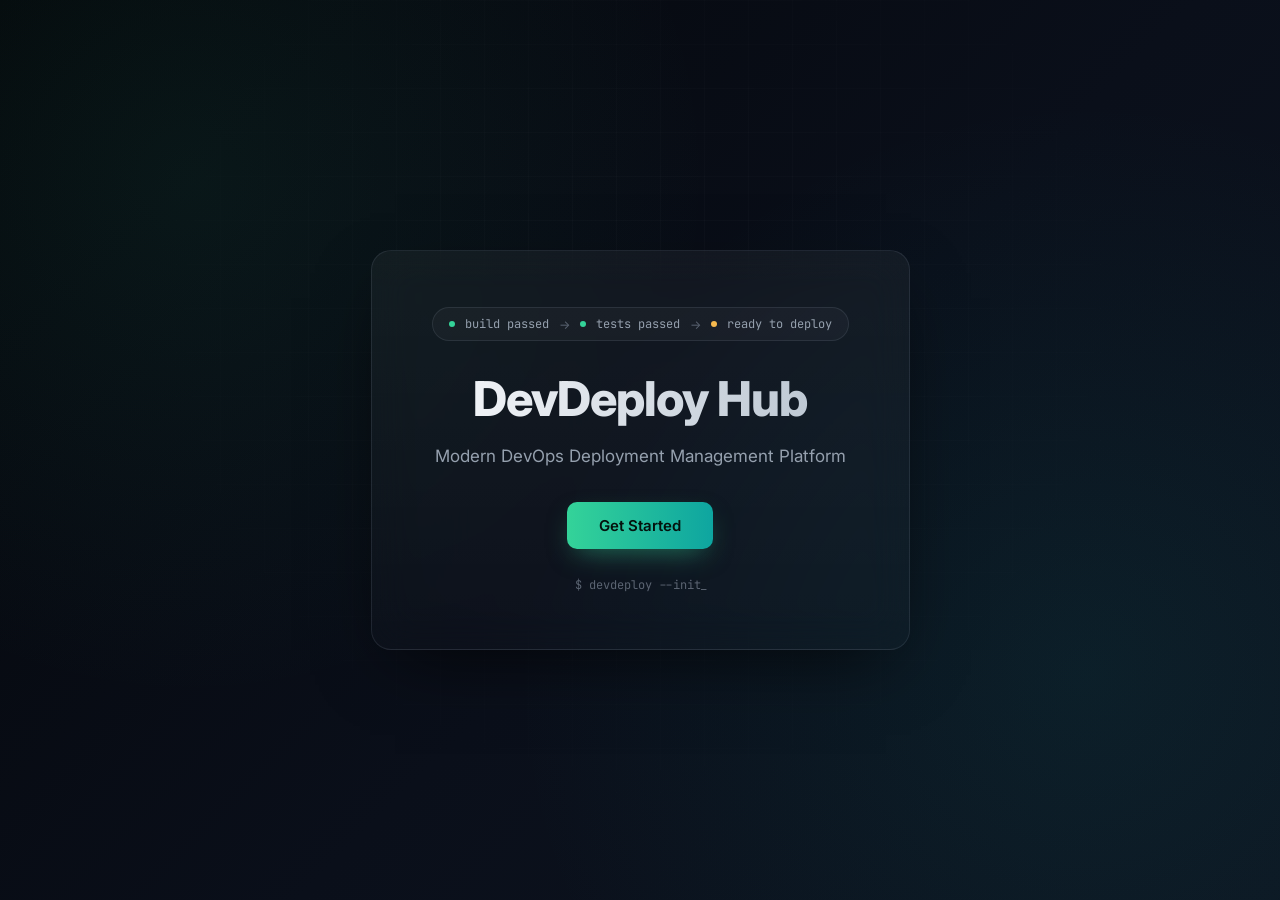
<file: frontend/index.html>
<!DOCTYPE html>
<html lang="en">

<head>

<meta charset="UTF-8">
<meta name="viewport" content="width=device-width, initial-scale=1.0">

<title>DevDeploy Hub</title>

<link rel="preconnect" href="https://fonts.googleapis.com">
<link rel="preconnect" href="https://fonts.gstatic.com" crossorigin>
<link rel="stylesheet" href="assets/css/style.css">

</head>


<body>

<div class="container">

    <div class="hero">

        <div class="status-strip">
            <span class="dot"></span> build passed
            <span class="divider">→</span>
            <span class="dot"></span> tests passed
            <span class="divider">→</span>
            <span class="dot amber"></span> ready to deploy
        </div>

        <h1>
            DevDeploy Hub
        </h1>

        <p>
            Modern DevOps Deployment Management Platform
        </p>


        <a href="pages/login.html">
            <button>
                Get Started
            </button>
        </a>

        <div class="meta">$ devdeploy --init<span class="cursor">_</span></div>

    </div>

</div>


</body>

</html>
</file>
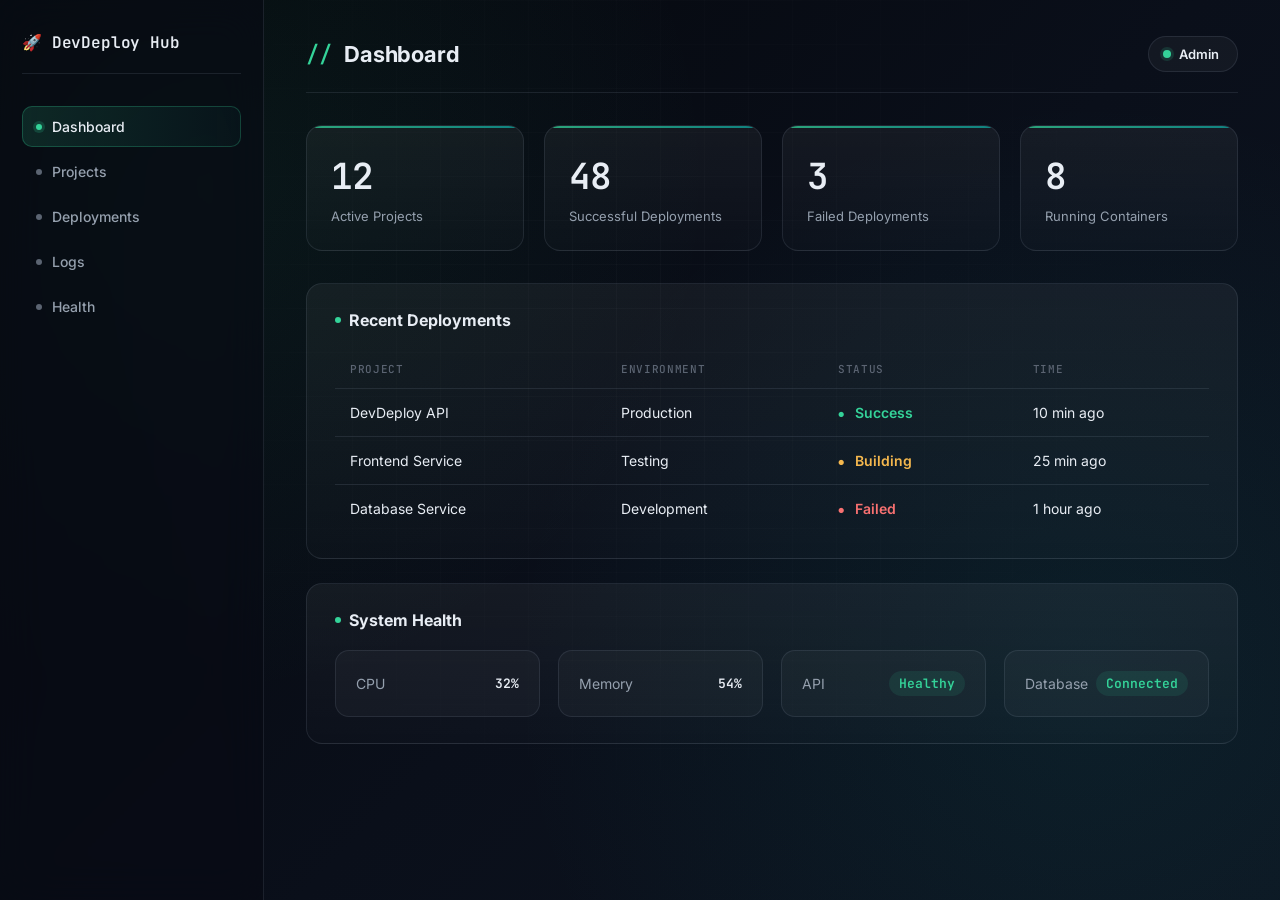
<file: frontend/pages/dashboard.html>
<!DOCTYPE html>
<html lang="en">

<head>

<meta charset="UTF-8">
<meta name="viewport" content="width=device-width, initial-scale=1.0">

<title>Dashboard | DevDeploy Hub</title>

<link rel="stylesheet" href="../assets/css/style.css">
<link rel="stylesheet" href="../assets/css/dashboard.css">
<link rel="stylesheet" href="../assets/css/sidebar.css">
<link rel="stylesheet" href="../assets/css/responsive.css">

</head>


<body>


<div class="layout">


<!-- Sidebar -->

<aside class="sidebar">


<div class="logo">

🚀 DevDeploy Hub

</div>


<nav>

<a class="active" href="dashboard.html">
Dashboard
</a>


<a href="projects.html">
Projects
</a>


<a href="deployments.html">
Deployments
</a>


<a href="logs.html">
Logs
</a>


<a href="health.html">
Health
</a>


</nav>


</aside>



<!-- Main Content -->


<main class="content">


<header class="topbar">


<h2>
Dashboard
</h2>


<div class="profile">

Admin

</div>


</header>



<section class="cards">


<div class="card">

<h3>
12
</h3>

<p>
Active Projects
</p>

</div>



<div class="card">

<h3>
48
</h3>

<p>
Successful Deployments
</p>

</div>



<div class="card">

<h3>
3
</h3>

<p>
Failed Deployments
</p>

</div>



<div class="card">

<h3>
8
</h3>

<p>
Running Containers
</p>

</div>


</section>





<section class="panel">


<h2>
Recent Deployments
</h2>



<table>


<tr>

<th>
Project
</th>

<th>
Environment
</th>

<th>
Status
</th>

<th>
Time
</th>


</tr>



<tr>

<td>
DevDeploy API
</td>

<td>
Production
</td>

<td class="success">
Success
</td>

<td>
10 min ago
</td>

</tr>




<tr>

<td>
Frontend Service
</td>

<td>
Testing
</td>

<td class="warning">
Building
</td>

<td>
25 min ago
</td>

</tr>




<tr>

<td>
Database Service
</td>

<td>
Development
</td>

<td class="danger">
Failed
</td>

<td>
1 hour ago
</td>

</tr>


</table>


</section>





<section class="panel">


<h2>
System Health
</h2>



<div class="health">


<div>

CPU

<span>
32%
</span>

</div>


<div>

Memory

<span>
54%
</span>

</div>


<div>

API

<span class="success">
Healthy
</span>

</div>


<div>

Database

<span class="success">
Connected
</span>

</div>


</div>


</section>



</main>


</div>


</body>


</html>
</file>
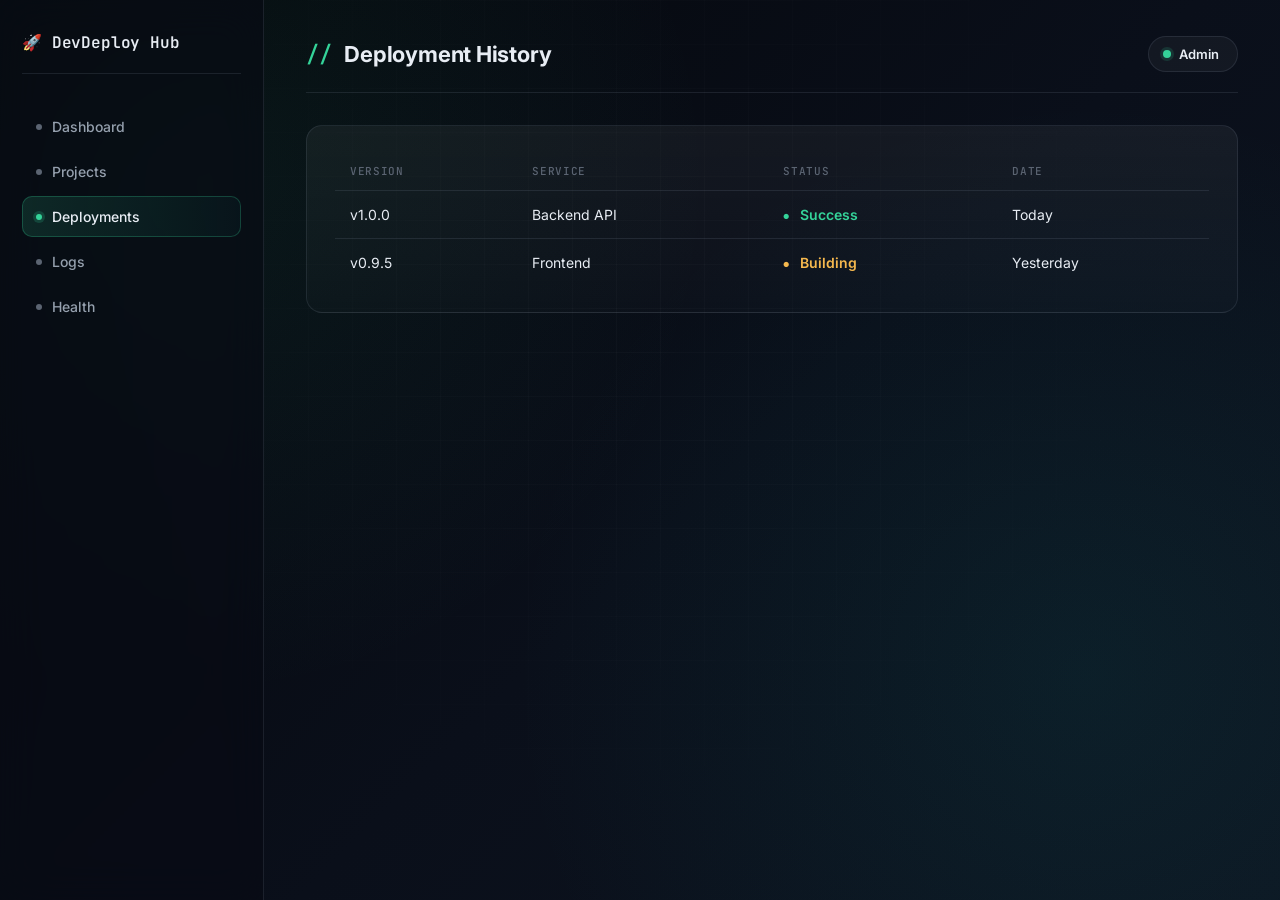
<file: frontend/pages/deployments.html>
<!DOCTYPE html>
<html>

<head>

<title>Deployments</title>

<link rel="stylesheet" href="../assets/css/style.css">
<link rel="stylesheet" href="../assets/css/dashboard.css">
<link rel="stylesheet" href="../assets/css/sidebar.css">

<link rel="stylesheet" href="../assets/css/responsive.css">

</head>


<body>


<div class="layout">


<aside class="sidebar">

<div class="logo">
🚀 DevDeploy Hub
</div>


<nav>

<a href="dashboard.html">Dashboard</a>

<a href="projects.html">Projects</a>

<a class="active" href="deployments.html">
Deployments
</a>
<a href="logs.html">Logs</a>

<a href="health.html">Health</a>


</nav>


</aside>




<main class="content">


<header class="topbar">

<h2>
Deployment History
</h2>


<div class="profile">
Admin
</div>


</header>



<section class="panel">


<table>


<tr>

<th>
Version
</th>

<th>
Service
</th>

<th>
Status
</th>

<th>
Date
</th>


</tr>



<tr>

<td>
v1.0.0
</td>

<td>
Backend API
</td>

<td class="success">
Success
</td>

<td>
Today
</td>


</tr>



<tr>

<td>
v0.9.5
</td>

<td>
Frontend
</td>

<td class="warning">
Building
</td>

<td>
Yesterday
</td>


</tr>



</table>


</section>


</main>


</div>


</body>

</html>
</file>
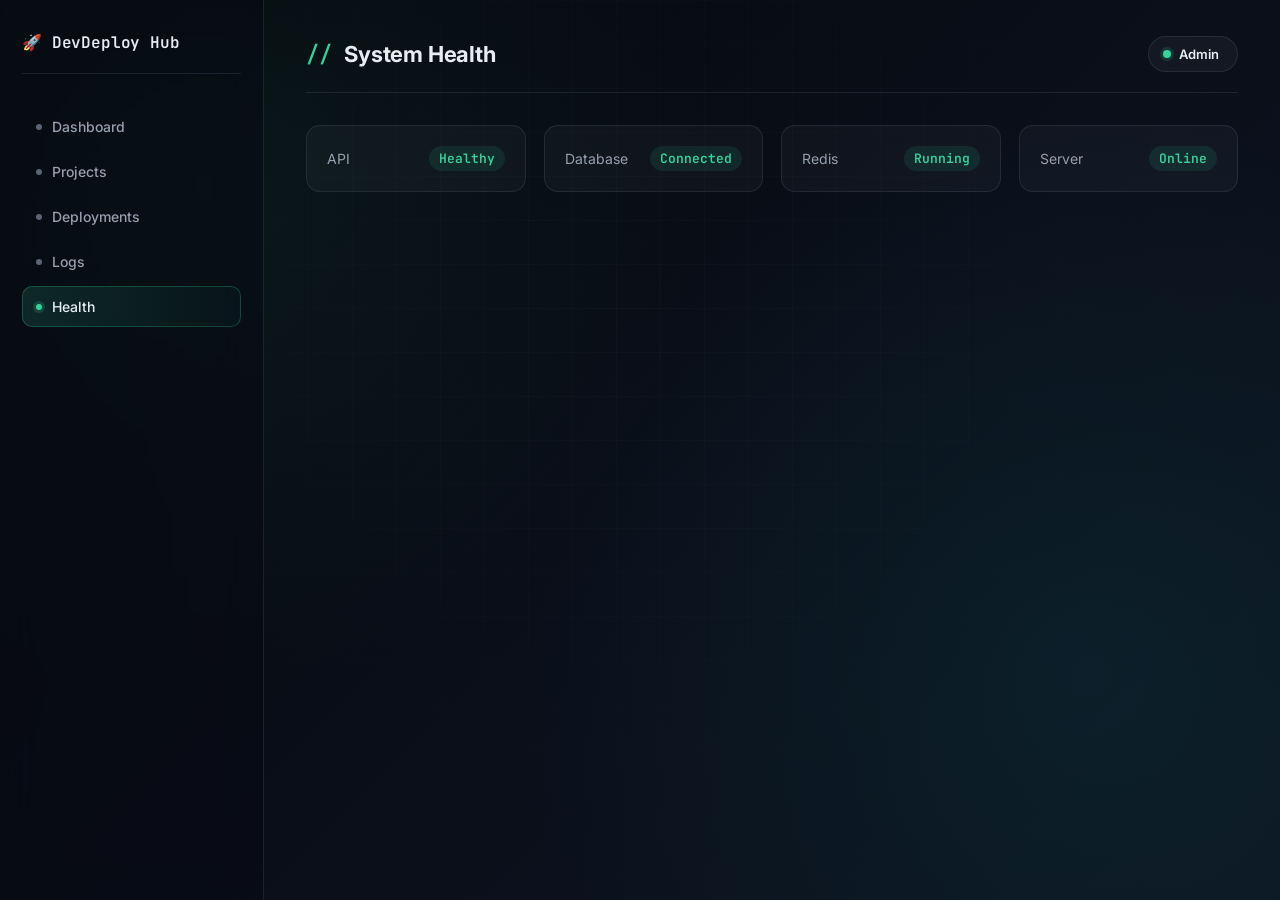
<file: frontend/pages/health.html>
<!DOCTYPE html>

<html>

<head>

<title>Health</title>

<link rel="stylesheet" href="../assets/css/style.css">
<link rel="stylesheet" href="../assets/css/dashboard.css">
<link rel="stylesheet" href="../assets/css/sidebar.css">

<link rel="stylesheet" href="../assets/css/responsive.css">

</head>


<body>


<div class="layout">


<aside class="sidebar">


<div class="logo">
🚀 DevDeploy Hub
</div>


<nav>

<a href="dashboard.html">Dashboard</a>
<a href="projects.html">Projects</a>
<a href="deployments.html">Deployments</a>
<a href="logs.html">Logs</a>
<a class="active" href="health.html">
Health
</a>

</nav>


</aside>




<main class="content">


<header class="topbar">

<h2>
System Health
</h2>

<div class="profile">
Admin
</div>


</header>



<section class="health">


<div>

API

<span class="success">
Healthy
</span>


</div>


<div>

Database

<span class="success">
Connected
</span>


</div>



<div>

Redis

<span class="success">
Running
</span>


</div>



<div>

Server

<span class="success">
Online
</span>


</div>


</section>



</main>


</div>


</body>

</html>
</file>
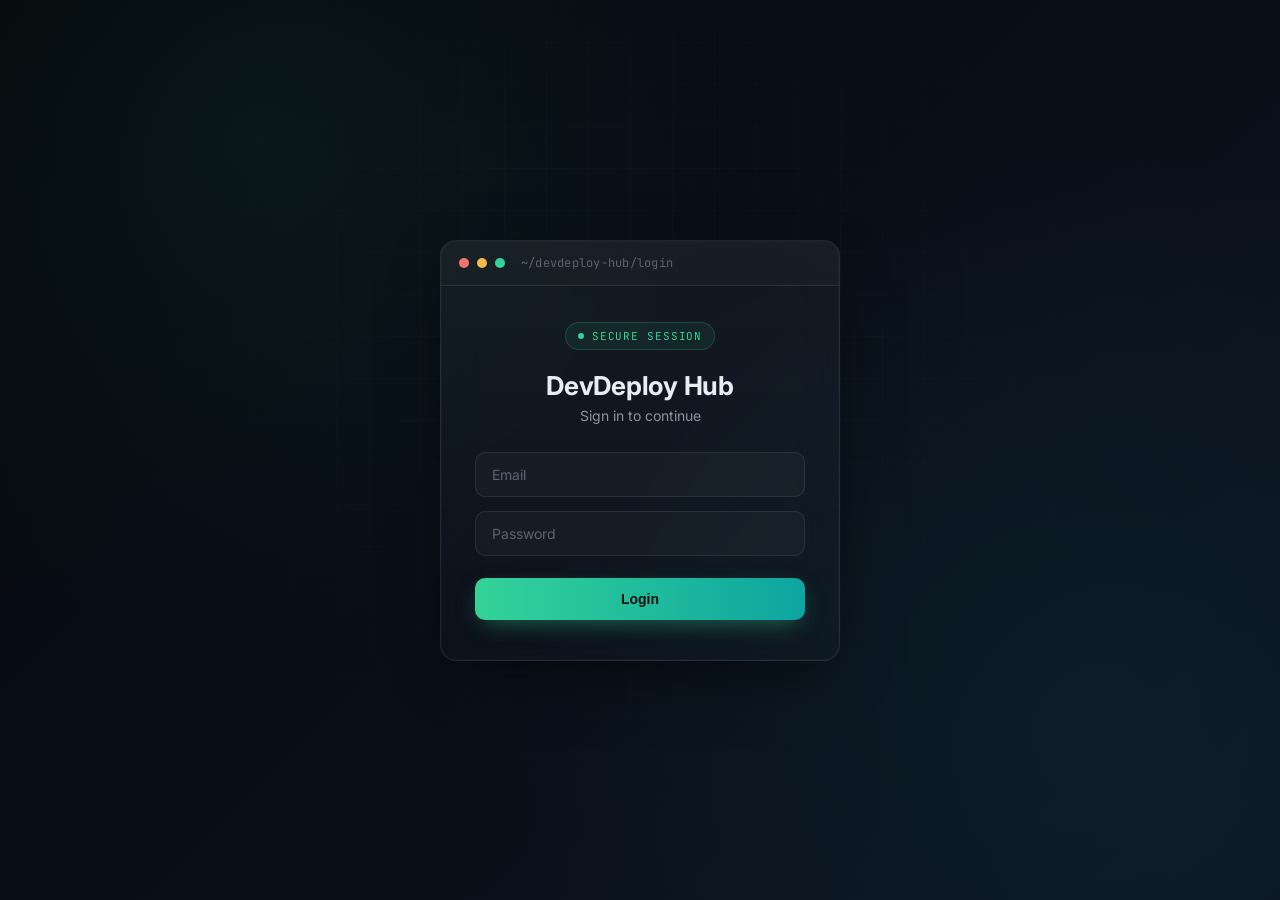
<file: frontend/pages/login.html>
<!DOCTYPE html>
<html lang="en">

<head>

<meta charset="UTF-8">
<meta name="viewport" content="width=device-width, initial-scale=1.0">

<title>Login | DevDeploy Hub</title>

<link rel="preconnect" href="https://fonts.googleapis.com">
<link rel="preconnect" href="https://fonts.gstatic.com" crossorigin>
<link rel="stylesheet" href="../assets/css/login.css">

</head>


<body>


<div class="login-card">

    <div class="term-bar">
        <span class="term-dot red"></span>
        <span class="term-dot amber"></span>
        <span class="term-dot green"></span>
        <span class="term-title">~/devdeploy-hub/login</span>
    </div>

    <div class="login-body">

        <div class="eyebrow"><span class="dot"></span> secure session</div>

        <h1>
        DevDeploy Hub
        </h1>


        <p>
        Sign in to continue
        </p>


        <input
        type="email"
        placeholder="Email">


        <input
        type="password"
        placeholder="Password">

        <button onclick="login()">
        Login
        </button>

    </div>

<script src="../assets/js/login.js"></script>

</div>



</body>

</html>
</file>
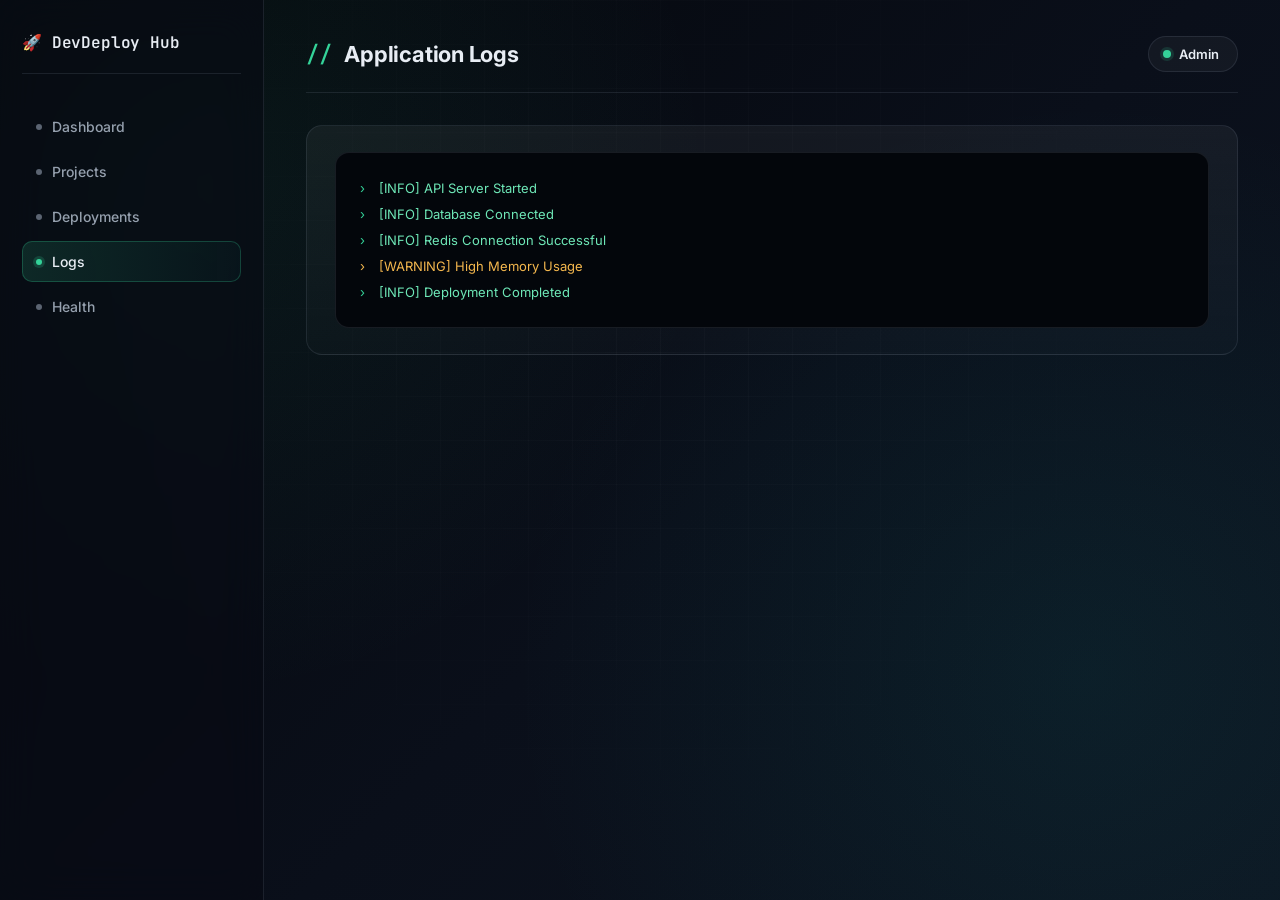
<file: frontend/pages/logs.html>
<!DOCTYPE html>

<html>


<head>

<title>Logs</title>

<link rel="stylesheet" href="../assets/css/style.css">
<link rel="stylesheet" href="../assets/css/dashboard.css">
<link rel="stylesheet" href="../assets/css/sidebar.css">

<link rel="stylesheet" href="../assets/css/responsive.css">

</head>


<body>


<div class="layout">


<aside class="sidebar">

<div class="logo">
🚀 DevDeploy Hub
</div>


<nav>

<a href="dashboard.html">Dashboard</a>
<a href="projects.html">Projects</a>
<a href="deployments.html">Deployments</a>
<a class="active" href="logs.html">
Logs
</a>
<a href="health.html">Health</a>


</nav>


</aside>



<main class="content">


<header class="topbar">

<h2>
Application Logs
</h2>


<div class="profile">
Admin
</div>


</header>



<section class="panel">


<div class="log-box">


<p class="success">
[INFO] API Server Started
</p>


<p class="success">
[INFO] Database Connected
</p>


<p class="success">
[INFO] Redis Connection Successful
</p>


<p class="warning">
[WARNING] High Memory Usage
</p>


<p class="success">
[INFO] Deployment Completed
</p>


</div>

</section>


</main>


</div>


</body>

</html>
</file>
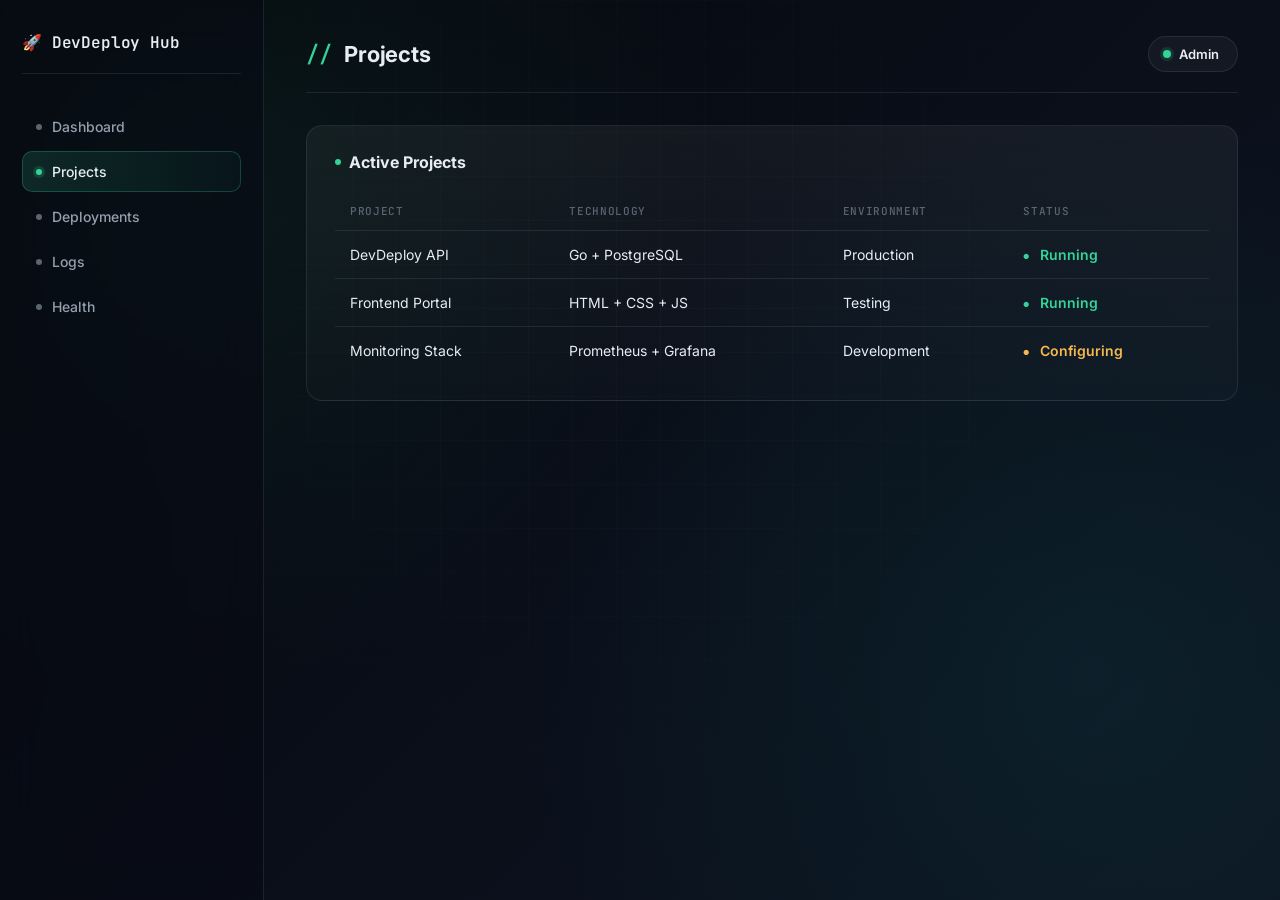
<file: frontend/pages/projects.html>
<!DOCTYPE html>
<html>

<head>

<title>Projects | DevDeploy Hub</title>

<link rel="stylesheet" href="../assets/css/style.css">
<link rel="stylesheet" href="../assets/css/dashboard.css">
<link rel="stylesheet" href="../assets/css/sidebar.css">
<link rel="stylesheet" href="../assets/css/responsive.css">

</head>


<body>


<div class="layout">


<aside class="sidebar">

<div class="logo">
🚀 DevDeploy Hub
</div>


<nav>

<a href="dashboard.html">
Dashboard
</a>

<a class="active" href="projects.html">
Projects
</a>

<a href="deployments.html">
Deployments
</a>

<a href="logs.html">
Logs
</a>

<a href="health.html">
Health
</a>

</nav>

</aside>




<main class="content">


<header class="topbar">

<h2>
Projects
</h2>


<div class="profile">
Admin
</div>


</header>



<section class="panel">


<h2>
Active Projects
</h2>


<table>


<tr>

<th>
Project
</th>

<th>
Technology
</th>

<th>
Environment
</th>

<th>
Status
</th>

</tr>


<tr>

<td>
DevDeploy API
</td>

<td>
Go + PostgreSQL
</td>

<td>
Production
</td>

<td class="success">
Running
</td>

</tr>



<tr>

<td>
Frontend Portal
</td>

<td>
HTML + CSS + JS
</td>

<td>
Testing
</td>

<td class="success">
Running
</td>

</tr>


<tr>

<td>
Monitoring Stack
</td>

<td>
Prometheus + Grafana
</td>

<td>
Development
</td>

<td class="warning">
Configuring
</td>


</tr>



</table>


</section>



</main>


</div>


</body>

</html>
</file>
<file: frontend/assets/css/style.css>
@import url('https://fonts.googleapis.com/css2?family=JetBrains+Mono:wght@400;500;600&family=Inter:wght@400;500;600;700;800&display=swap');

:root{
    --bg-0:#05070c;
    --border:rgba(148,163,184,0.14);
    --text:#e8edf4;
    --muted:#95a0ae;
    --muted-2:#5b6472;
    --green:#34d399;
    --green-2:#0ea5a0;
    --amber:#f5b84e;
}

*{
    margin:0;
    padding:0;
    box-sizing:border-box;
    font-family:'Inter',system-ui,Arial,sans-serif;
}


body{

    min-height:100vh;

    color:var(--text);

    background:
        radial-gradient(circle at 15% 20%, rgba(52,211,153,0.07), transparent 40%),
        radial-gradient(circle at 85% 75%, rgba(14,165,160,0.09), transparent 45%),
        linear-gradient(135deg, #04060a, #0a0f1a 55%, #0d1420);

    position:relative;
    overflow-x:hidden;

}

body::before{
    content:'';
    position:absolute;
    inset:0;
    background-image:
        linear-gradient(rgba(255,255,255,0.025) 1px, transparent 1px),
        linear-gradient(90deg, rgba(255,255,255,0.025) 1px, transparent 1px);
    background-size:44px 44px;
    mask-image:radial-gradient(circle at 50% 35%, black, transparent 70%);
    -webkit-mask-image:radial-gradient(circle at 50% 35%, black, transparent 70%);
    pointer-events:none;
}


.container{

    position:relative;
    width:100%;
    min-height:100vh;

    display:flex;
    justify-content:center;
    align-items:center;

    padding:24px;

}


.hero{

    text-align:center;

    padding:56px 60px;
    max-width:560px;

    background:linear-gradient(180deg, rgba(255,255,255,0.045), rgba(255,255,255,0.015));

    border:1px solid var(--border);
    border-radius:20px;

    box-shadow:0 24px 70px -24px rgba(0,0,0,0.75);

    backdrop-filter:blur(20px);

    animation:rise .7s ease both;

}

@keyframes rise{
    from{opacity:0; transform:translateY(16px);}
    to{opacity:1; transform:translateY(0);}
}

.status-strip{
    display:inline-flex;
    align-items:center;
    gap:10px;
    flex-wrap:wrap;
    justify-content:center;

    font-family:'JetBrains Mono',monospace;
    font-size:12px;
    color:var(--muted);

    background:rgba(255,255,255,0.03);
    border:1px solid var(--border);
    padding:8px 16px;
    border-radius:999px;

    margin-bottom:28px;
}

.status-strip .dot{
    width:6px;
    height:6px;
    border-radius:50%;
    background:var(--green);
    display:inline-block;
    animation:pulse 2s infinite;
}

.status-strip .dot.amber{
    background:var(--amber);
    animation:none;
}

.status-strip .divider{
    color:var(--muted-2);
}

@keyframes pulse{
    0%{box-shadow:0 0 0 0 rgba(52,211,153,0.5);}
    70%{box-shadow:0 0 0 6px rgba(52,211,153,0);}
    100%{box-shadow:0 0 0 0 rgba(52,211,153,0);}
}

.hero h1{

    font-size:48px;
    font-weight:800;
    letter-spacing:-0.02em;

    margin-bottom:16px;

    background:linear-gradient(90deg, #f5f7fa, #b9c4d0);
    -webkit-background-clip:text;
    background-clip:text;
    color:transparent;

}


.hero p{

    color:var(--muted);

    font-size:17px;
    line-height:1.5;

    margin-bottom:32px;

}

.hero a{
    text-decoration:none;
}



button{

    padding:14px 32px;

    border:none;

    border-radius:10px;

    background:linear-gradient(90deg, var(--green), var(--green-2));


    color:#04120d;

    font-size:15px;
    font-weight:600;

    cursor:pointer;

    transition:transform .15s ease, box-shadow .2s ease, filter .2s ease;

    box-shadow:0 10px 28px -10px rgba(52,211,153,0.55);

}


button:hover{

    transform:translateY(-2px) scale(1.02);
    filter:brightness(1.05);

}

button:active{
    transform:translateY(0) scale(1);
}

button:focus-visible{
    outline:2px solid var(--green);
    outline-offset:3px;
}

.meta{
    margin-top:28px;
    font-family:'JetBrains Mono',monospace;
    font-size:12px;
    color:var(--muted-2);
}

.cursor{
    display:inline-block;
    animation:blink 1s steps(1) infinite;
}

@keyframes blink{
    50%{opacity:0;}
}

@media (prefers-reduced-motion: reduce){
    .hero{animation:none;}
    .status-strip .dot{animation:none;}
    .cursor{animation:none;}
}

@media (max-width:600px){
    .hero{
        padding:40px 28px;
    }
    .hero h1{
        font-size:34px;
    }
    .status-strip{
        font-size:11px;
    }
}
</file>
<file: frontend/assets/css/dashboard.css>
:root{
    --red:#f87171;
    --card-bg:linear-gradient(180deg, rgba(255,255,255,0.05), rgba(255,255,255,0.015));
}

.content{

    flex:1;

    padding:36px 42px;

}



.topbar{

    display:flex;

    justify-content:space-between;

    align-items:center;


    margin-bottom:32px;
    padding-bottom:20px;

    border-bottom:1px solid var(--border);

}

.topbar h2{
    font-size:22px;
    font-weight:700;
    letter-spacing:-0.01em;
}

.topbar h2::before{
    content:'// ';
    color:var(--green);
    font-family:'JetBrains Mono',monospace;
    font-weight:500;
}



.profile{

    display:flex;
    align-items:center;
    gap:8px;

    background:rgba(255,255,255,0.04);

    border:1px solid var(--border);

    padding:9px 18px 9px 14px;

    border-radius:999px;

    font-size:13px;
    font-weight:600;

}

.profile::before{
    content:'';
    width:8px;
    height:8px;
    border-radius:50%;
    background:var(--green);
    box-shadow:0 0 0 3px rgba(52,211,153,0.15);
}



.cards{

    display:grid;

    grid-template-columns:
    repeat(4,1fr);

    gap:20px;

    margin-bottom:32px;

}



.card{

    position:relative;
    overflow:hidden;

    background:var(--card-bg);

    padding:26px 24px;

    border-radius:16px;

    border:1px solid var(--border);

    transition:transform .25s ease, border-color .25s ease, box-shadow .25s ease;

}

.card::after{
    content:'';
    position:absolute;
    top:0;left:0;right:0;
    height:2px;
    background:linear-gradient(90deg, var(--green), var(--green-2));
    opacity:.75;
}



.card h3{

    font-family:'JetBrains Mono',monospace;
    font-size:36px;
    font-weight:600;
    letter-spacing:-0.02em;

    margin-bottom:8px;

}

.card p{
    color:var(--muted);
    font-size:13px;
}



.panel{

    background:var(--card-bg);

    padding:26px 28px;

    border-radius:16px;

    border:1px solid var(--border);

    margin-bottom:24px;

}

.panel h2{
    font-size:16px;
    font-weight:700;
    margin-bottom:20px;
    display:flex;
    align-items:center;
    gap:8px;
}

.panel h2::before{
    content:'';
    width:6px;
    height:6px;
    border-radius:50%;
    background:var(--green);
    display:inline-block;
}



table{

    width:100%;

    border-collapse:collapse;

}



th{

    text-align:left;

    padding:12px 15px;

    font-family:'JetBrains Mono',monospace;
    font-size:11px;
    letter-spacing:0.06em;
    text-transform:uppercase;
    color:var(--muted-2);
    font-weight:500;

    border-bottom:1px solid var(--border);

}

td{

    padding:15px;

    text-align:left;

    font-size:14px;
    color:var(--text);

    border-bottom:1px solid var(--border);

}

tr:last-child td{
    border-bottom:none;
}

tbody tr:hover td,
table tr:hover td{
    background:rgba(255,255,255,0.02);
}



table td.success{color:var(--green); font-weight:600;}
table td.warning{color:var(--amber); font-weight:600;}
table td.danger{color:var(--red); font-weight:600;}

table td.success::before,
table td.warning::before,
table td.danger::before{
    content:'\25CF';
    font-size:7px;
    margin-right:7px;
    vertical-align:middle;
}



.health{

    display:grid;

    grid-template-columns:
    repeat(4,1fr);

    gap:18px;

}



.health div{

    padding:20px;

    background:rgba(255,255,255,0.03);

    border:1px solid var(--border);

    border-radius:14px;

    display:flex;

    justify-content:space-between;
    align-items:center;

    font-size:14px;
    color:var(--muted);

}

.health div span{
    font-family:'JetBrains Mono',monospace;
    font-size:13px;
    font-weight:600;
    color:var(--text);
}

.health div span.success{
    color:var(--green);
    background:rgba(52,211,153,0.1);
    padding:4px 10px;
    border-radius:999px;
}

.card,
.panel,
.health div{

    animation:

    fadeIn 0.5s ease-in-out both;


}



.card:hover,
.health div:hover{

    transform:

    translateY(-4px);

    transition:

    0.3s;

    border-color:rgba(52,211,153,0.25);

}



@keyframes fadeIn{


from{


opacity:0;

transform:
translateY(18px);


}



to{


opacity:1;

transform:
translateY(0);


}



}

.log-box{

    background:#03060b;

    padding:22px 24px;

    border-radius:14px;

    border:1px solid var(--border);

    font-family:
    'JetBrains Mono', monospace;

    font-size:13px;

    line-height:2;

}

.log-box p{
    color:var(--muted);
}

.log-box p::before{
    content:'\203A';
    color:var(--muted-2);
    margin-right:10px;
}

.log-box p.success{
    color:#6ee7b7;
}

.log-box p.success::before{
    color:var(--green);
}

.log-box p.warning{
    color:var(--amber);
}

.log-box p.warning::before{
    color:var(--amber);
}
</file>
<file: frontend/assets/css/sidebar.css>
.layout{

    display:flex;

    min-height:100vh;

}



.sidebar{

    width:264px;
    flex-shrink:0;

    background:rgba(8,12,20,0.65);
    backdrop-filter:blur(20px);

    padding:32px 22px;

    border-right:1px solid var(--border);

    display:flex;
    flex-direction:column;

}



.logo{

    font-family:'JetBrains Mono',monospace;
    font-size:16px;
    font-weight:600;
    letter-spacing:-0.01em;
    color:var(--text);

    margin-bottom:32px;
    padding-bottom:20px;

    border-bottom:1px solid var(--border);

}



.sidebar nav{

    display:flex;
    flex-direction:column;
    gap:4px;

}



.sidebar nav a{

    position:relative;

    display:flex;
    align-items:center;
    gap:10px;

    padding:12px 14px;

    color:var(--muted);

    text-decoration:none;

    border-radius:10px;

    font-size:14px;
    font-weight:500;

    transition:background .2s ease, color .2s ease, box-shadow .2s ease;

}

.sidebar nav a::before{
    content:'';
    width:6px;
    height:6px;
    flex-shrink:0;
    border-radius:50%;
    background:var(--muted-2);
    transition:background .2s ease, box-shadow .2s ease;
}



.sidebar nav a:hover{

    background:rgba(255,255,255,0.045);

    color:var(--text);

}

.sidebar nav a:hover::before{
    background:var(--muted);
}

.sidebar nav a.active{

    background:linear-gradient(90deg, rgba(52,211,153,0.14), rgba(14,165,160,0.04));

    color:var(--text);

    box-shadow:inset 0 0 0 1px rgba(52,211,153,0.25);

}

.sidebar nav a.active::before{
    background:var(--green);
    box-shadow:0 0 0 3px rgba(52,211,153,0.18);
}
</file>
<file: frontend/assets/css/responsive.css>
@media(max-width:1100px){


.cards{

grid-template-columns:
repeat(2,1fr);

}


.health{

grid-template-columns:
repeat(2,1fr);

}


}



@media(max-width:768px){



.layout{

flex-direction:column;

}



.sidebar{

width:100%;

padding:20px;

}

.logo{
    margin-bottom:16px;
    padding-bottom:16px;
}



.sidebar nav{

display:flex;

flex-wrap:wrap;

flex-direction:row;

gap:8px;

}



.sidebar nav a{

padding:9px 14px;

}



.content{

padding:24px 20px;

}



.cards{

grid-template-columns:
1fr;

}



.health{

grid-template-columns:
1fr;

}



.topbar{

flex-direction:column;

gap:14px;

align-items:flex-start;

}



.panel{

overflow-x:auto;

}



table{

min-width:700px;

}



.hero h1{

font-size:38px;

}


}
</file>
<file: frontend/assets/css/login.css>
@import url('https://fonts.googleapis.com/css2?family=JetBrains+Mono:wght@400;500;600&family=Inter:wght@400;500;600;700&display=swap');

:root{
    --border:rgba(148,163,184,0.14);
    --text:#e8edf4;
    --muted:#8b93a1;
    --muted-2:#5b6472;
    --green:#34d399;
    --green-2:#0ea5a0;
    --amber:#f5b84e;
    --red:#f87171;
}

*{
    box-sizing:border-box;
}

body{

    margin:0;
    min-height:100vh;

    display:flex;
    align-items:center;
    justify-content:center;

    font-family:'Inter',system-ui,Arial,sans-serif;
    color:var(--text);

    background:
        radial-gradient(circle at 20% 15%, rgba(52,211,153,0.07), transparent 40%),
        radial-gradient(circle at 85% 80%, rgba(14,165,160,0.08), transparent 45%),
        linear-gradient(135deg, #04060a, #0a0f1a 55%, #0d1420);

    position:relative;
    overflow:hidden;

}

body::before{
    content:'';
    position:absolute;
    inset:0;
    background-image:
        linear-gradient(rgba(255,255,255,0.025) 1px, transparent 1px),
        linear-gradient(90deg, rgba(255,255,255,0.025) 1px, transparent 1px);
    background-size:42px 42px;
    mask-image:radial-gradient(circle at 50% 40%, black, transparent 70%);
    -webkit-mask-image:radial-gradient(circle at 50% 40%, black, transparent 70%);
    pointer-events:none;
}



.login-card{

    position:relative;
    width:400px;

    border-radius:16px;

    background:linear-gradient(180deg, rgba(255,255,255,0.045), rgba(255,255,255,0.015));

    border:1px solid var(--border);

    box-shadow:0 20px 60px -20px rgba(0,0,0,0.7), 0 0 0 1px rgba(255,255,255,0.02) inset;

    backdrop-filter:blur(20px);

    overflow:hidden;

    animation:rise .6s ease both;

}

@keyframes rise{
    from{opacity:0; transform:translateY(14px);}
    to{opacity:1; transform:translateY(0);}
}

.term-bar{
    display:flex;
    align-items:center;
    gap:8px;

    padding:14px 18px;

    background:rgba(255,255,255,0.02);
    border-bottom:1px solid var(--border);
}

.term-dot{
    width:10px;
    height:10px;
    border-radius:50%;
    display:inline-block;
}

.term-dot.red{background:var(--red);}
.term-dot.amber{background:var(--amber);}
.term-dot.green{background:var(--green);}

.term-title{
    margin-left:8px;
    font-family:'JetBrains Mono',monospace;
    font-size:12px;
    color:var(--muted-2);
    letter-spacing:0.02em;
}


.login-body{

    padding:36px 34px 40px;

    text-align:center;

}

.eyebrow{
    display:inline-flex;
    align-items:center;
    gap:8px;

    font-family:'JetBrains Mono',monospace;
    font-size:11px;
    letter-spacing:0.08em;
    text-transform:uppercase;
    color:var(--green);

    background:rgba(52,211,153,0.08);
    border:1px solid rgba(52,211,153,0.2);
    padding:6px 12px;
    border-radius:999px;

    margin-bottom:20px;
}

.dot{
    width:6px;
    height:6px;
    border-radius:50%;
    background:var(--green);
    display:inline-block;
    animation:pulse 2s infinite;
}

@keyframes pulse{
    0%{box-shadow:0 0 0 0 rgba(52,211,153,0.5);}
    70%{box-shadow:0 0 0 6px rgba(52,211,153,0);}
    100%{box-shadow:0 0 0 0 rgba(52,211,153,0);}
}

.login-card h1{
    font-size:26px;
    font-weight:700;
    margin:0 0 6px;
    letter-spacing:-0.01em;
}

.login-card p{
    color:var(--muted);
    font-size:14px;
    margin:0 0 28px;
}


.login-card input{

    width:100%;

    padding:13px 16px;

    margin:0 0 14px;


    border:1px solid var(--border);

    border-radius:10px;


    background:rgba(255,255,255,0.03);

    color:var(--text);

    font-size:14px;
    font-family:'Inter',sans-serif;

    outline:none;

    transition:border-color .2s ease, background .2s ease, box-shadow .2s ease;

}

.login-card input::placeholder{
    color:var(--muted-2);
}

.login-card input:focus{
    border-color:var(--green);
    background:rgba(52,211,153,0.05);
    box-shadow:0 0 0 3px rgba(52,211,153,0.12);
}



.login-card button{

    width:100%;

    margin-top:8px;

    padding:13px;

    border:none;
    border-radius:10px;

    background:linear-gradient(90deg, var(--green), var(--green-2));

    color:#04120d;
    font-weight:600;
    font-size:14px;

    cursor:pointer;

    transition:transform .15s ease, box-shadow .2s ease, filter .2s ease;

    box-shadow:0 8px 24px -8px rgba(52,211,153,0.5);

}

.login-card button:hover{
    transform:translateY(-1px);
    filter:brightness(1.05);
    box-shadow:0 10px 28px -6px rgba(52,211,153,0.6);
}

.login-card button:active{
    transform:translateY(0);
}

.login-card button:focus-visible,
.login-card input:focus-visible{
    outline:2px solid var(--green);
    outline-offset:2px;
}

@media (prefers-reduced-motion: reduce){
    .login-card{animation:none;}
    .dot{animation:none;}
}

@media (max-width:480px){
    .login-card{width:92vw;}
    .login-body{padding:28px 22px 32px;}
}
</file>
